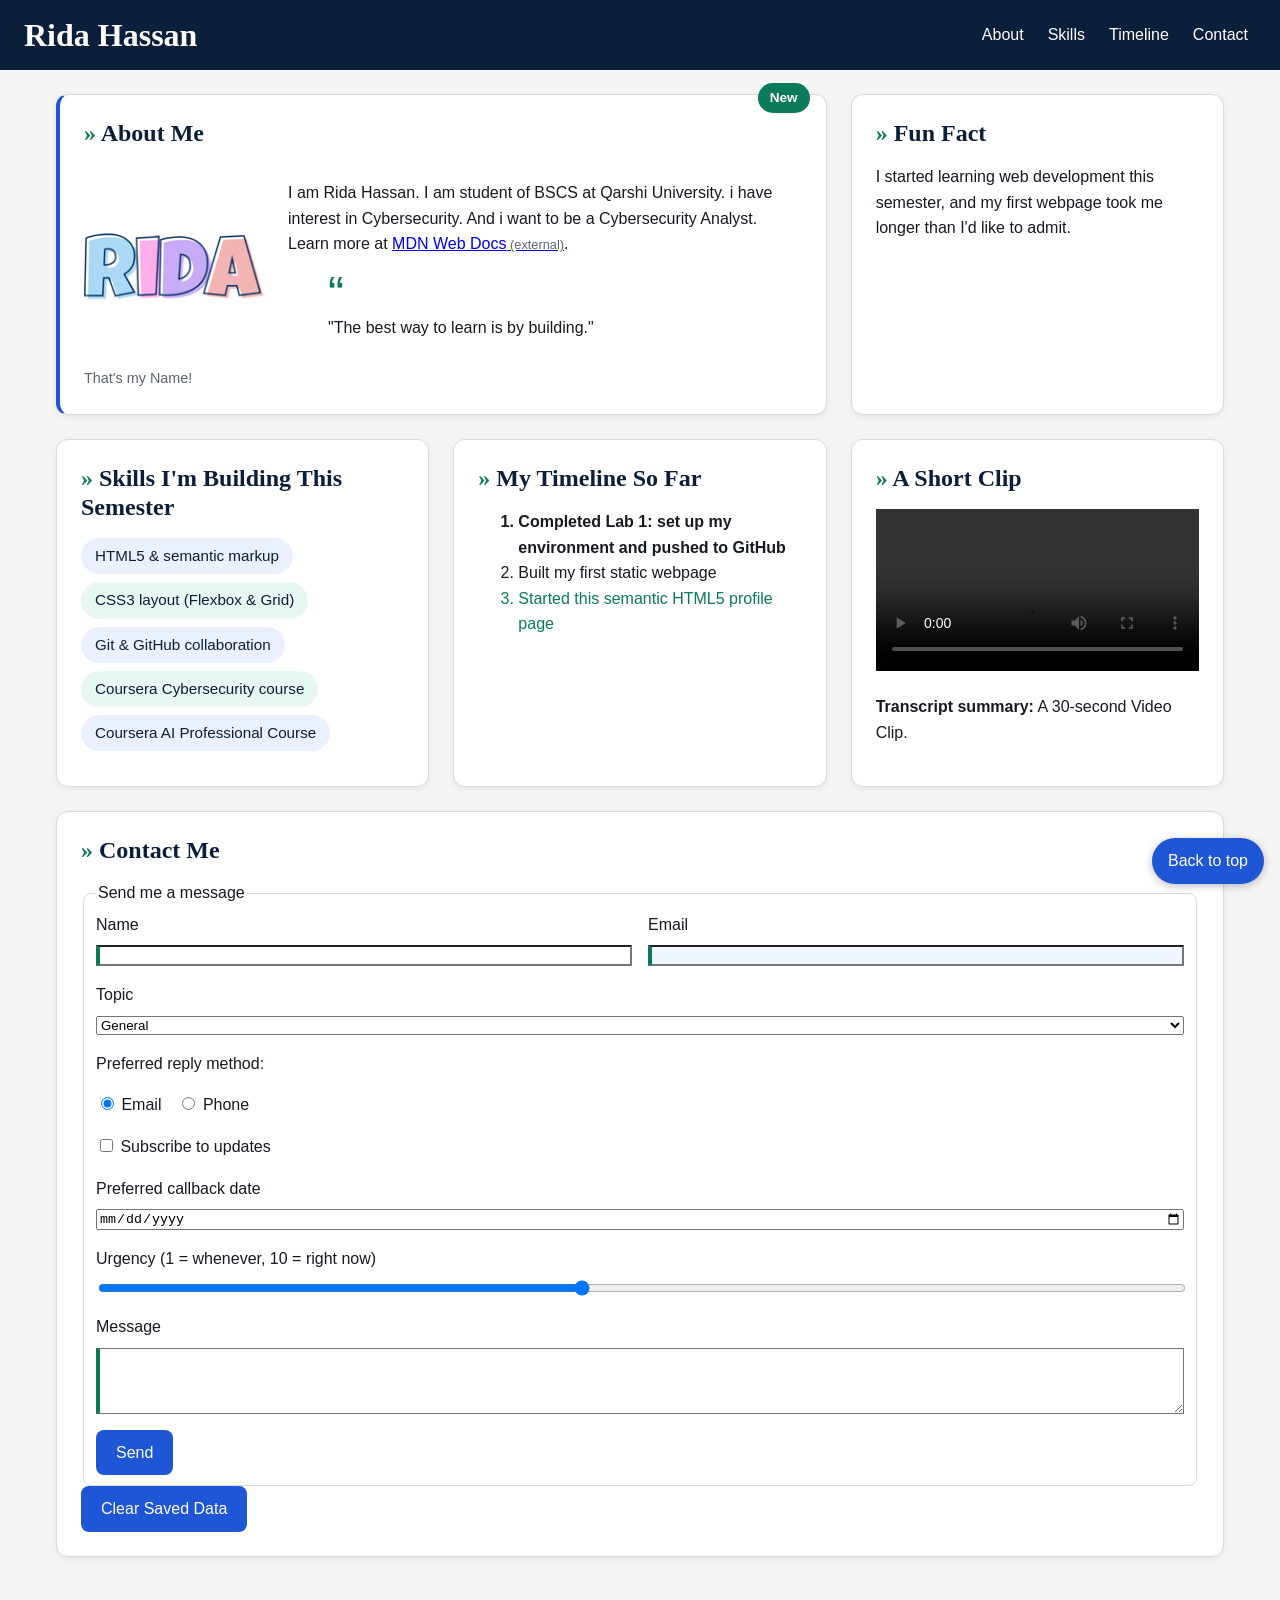
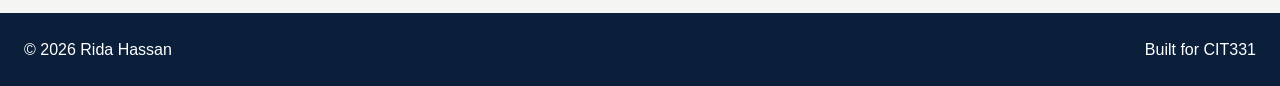
<file: index.html>
<!DOCTYPE html>
<html lang="en">
<head>
  <meta charset="UTF-8">
  <meta name="viewport" content="width=device-width, initial-scale=1.0">
  <title>Rida Hassan</title>
  <link rel="stylesheet" href="styles.css">
</head>
<body id="top">
  <a href="#main-content" class="skip-link">Skip to main content</a>
  <header class="site-header">
    <h1>Rida Hassan</h1>
    <nav>
      <a href="#about">About</a>
      <a href="#skills">Skills</a>
      <a href="#timeline">Timeline</a>
      <a href="#contact">Contact</a>
    </nav>
  </header>

  <main id="main-content">
    <article id="about" class="card">
      <span class="badge">New</span>
      <h2>About Me</h2>
      <div class="about-body">
        <figure>
        <img src="images/R.webp" alt="Photo of Rida Hassan" width="180">
        <figcaption>That's my Name!</figcaption>
      </figure>
        <div>
          <p>I am Rida Hassan. I am student of BSCS at Qarshi University. i have interest in Cybersecurity. And i want to be a Cybersecurity Analyst. Learn more at <a href="https://developer.mozilla.org">MDN Web Docs</a>.</p>
          <blockquote>
        <p>"The best way to learn is by building."</p>
      </blockquote>
        </div>
      </div>
    </article>
    <section id="skills" class="card">
      <h2>Skills I'm Building This Semester</h2>
      <ul class="tags">
        <li>HTML5 &amp; semantic markup</li>
        <li>CSS3 layout (Flexbox &amp; Grid)</li>
        <li>Git &amp; GitHub collaboration</li>
        <li>Coursera Cybersecurity course</li>
        <li>Coursera AI Professional Course</li>
      </ul>
    </section>
    <section id="timeline" class="card">
      <h2>My Timeline So Far</h2>
      <ol>
        <li>Completed Lab 1: set up my environment and pushed to GitHub</li>
        <li>Built my first static webpage</li>
        <li>Started this semantic HTML5 profile page</li>
      </ol>
    </section>
    <aside class="card fun-fact">
      <h2>Fun Fact</h2>
      <p>I started learning web development this semester, and my first webpage took me longer than I'd like to admit.</p>
    </aside>
    <section id="media" class="card">
      <h2>A Short Clip</h2>
      <video controls width="480">
  <source src="video/video.webm" type="video/webm">
  <!-- video.mp4 not included: only had a webm recording -->
  Your browser does not support the video tag.
</video>
      <p><strong>Transcript summary:</strong> A 30-second Video Clip.</p>
    </section>
    <section id="contact" class="card">
      <h2>Contact Me</h2>
      <form id="contact-form">
        <fieldset>
          <legend>Send me a message</legend>

          <div class="row">
            <div class="field">
              <label for="name">Name</label>
              <input type="text" id="name" name="name" required>
            </div>
            <div class="field">
              <label for="email">Email</label>
              <input type="email" id="email" name="email" required>
            </div>
          </div>

          <div class="field">
            <label for="topic">Topic</label>
            <select id="topic" name="topic">
              <option value="general">General</option>
              <option value="feedback">Feedback</option>
              <option value="bug">Report a Bug</option>
            </select>
          </div>

          <!-- 5.4 Radio group -->
          <p>Preferred reply method:</p>
          <div class="radio-group">
            <label><input type="radio" name="reply" value="email" checked> Email</label>
            <label><input type="radio" name="reply" value="phone"> Phone</label>
          </div>

          <!-- 5.5 Checkbox -->
          <div class="field">
            <label><input type="checkbox" id="subscribe" name="subscribe"> Subscribe to updates</label>
          </div>

          <!-- 5.6 Date -->
          <div class="field">
            <label for="callback-date">Preferred callback date</label>
            <input type="date" id="callback-date" name="callback-date">
          </div>

          <!-- 5.7 Range -->
          <div class="field">
            <label for="urgency">Urgency (1 = whenever, 10 = right now)</label>
            <input type="range" id="urgency" name="urgency" min="1" max="10" value="5">
          </div>

          <!-- 5.8 Textarea -->
          <div class="field">
            <label for="message">Message</label>
            <textarea id="message" name="message" rows="4" required minlength="10"></textarea>
          </div>

          <button type="submit">Send</button>
        </fieldset>
      </form>
      <button id="clear-btn" type="button">Clear Saved Data</button>
    </section>
  </main>

  <footer>
    <p>&copy; 2026 Rida Hassan</p>
    <p>Built for CIT331</p>
  </footer>
  <a href="#top" class="back-to-top">Back to top</a>
  <script src="script.js"></script>
</body>
</html>
</file>
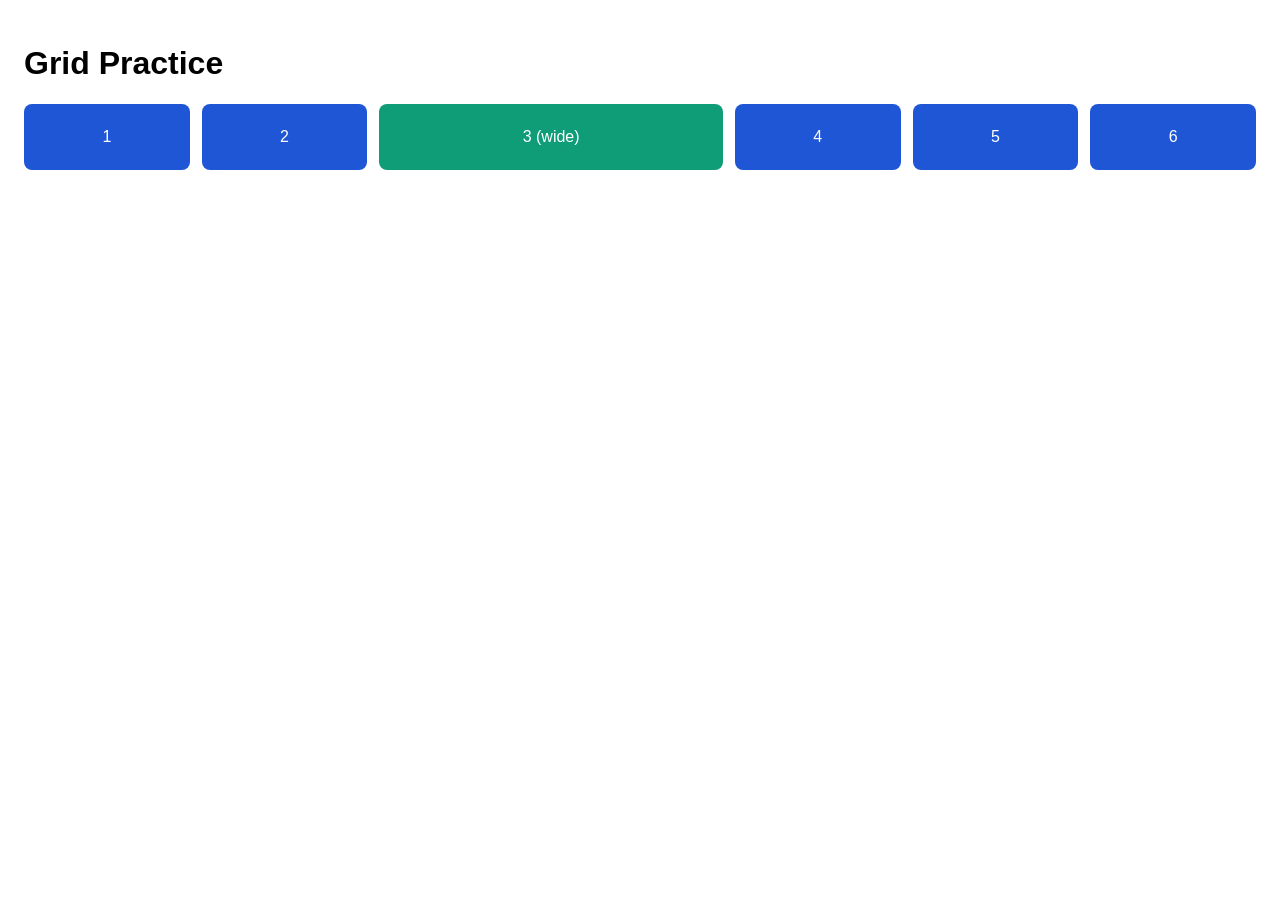
<file: grid-practice.html>
<!DOCTYPE html>
<html lang="en">
<head>
<meta charset="UTF-8">
<meta name="viewport" content="width=device-width, initial-scale=1.0">
<title>Grid Practice</title>
<style>
* { box-sizing: border-box; }
body { font-family: sans-serif; padding: 16px; }
.grid {
  display: grid;
  grid-template-columns: repeat(auto-fit, minmax(160px, 1fr));
  gap: 12px;
}
.grid div {
  background: #1e56d6; color: #fff;
  padding: 24px; border-radius: 8px; text-align: center;
}
.grid .wide { grid-column: span 2; background: #0f9d78; }

/* Step 6.6 challenge fix: on a 1-column screen, "span 2" would force a
   second, invisible column and cause sideways scrolling. */
@media (max-width: 363px) {
  .grid .wide { grid-column: span 1; }
}
</style>
</head>
<body>
<h1>Grid Practice</h1>
<div class="grid">
  <div>1</div><div>2</div><div class="wide">3 (wide)</div>
  <div>4</div><div>5</div><div>6</div>
</div>
</body>
</html>
</file>
<file: styles.css>
/* ---------- 1. Reset ---------- */
*, *::before, *::after {
  box-sizing: border-box;
}
body {
  margin: 0;
}

/* ---------- 2. Design tokens (CSS variables) ---------- */
:root {
  --brand: #1e56d6;
  --brand-dark: #0b1f3a;
  --accent: #0b7a5b;   /* darkened in Task 7 for 4.5:1 contrast */
  --bg: #f5f6f4;
  --surface: #ffffff;
  --text: #151a21;
  --muted: #5b6472;
  --border: #d8dcd6;
  --space: 16px;
  --radius: 12px;
}

/* ---------- 3. Base typography ---------- */
body {
  font-family: "Segoe UI", Arial, sans-serif;
  font-size: 1rem;
  line-height: 1.6;
  color: var(--text);
  background: var(--bg);
  display: flex;           /* Step 5.5 sticky footer */
  flex-direction: column;
  min-height: 100vh;
}

/* ================= TASK 2 ================= */

/* ---------- Step 2.1 Headings ---------- */
h1, h2, h3 {
  font-family: Georgia, "Times New Roman", serif;
  color: var(--brand-dark);
  line-height: 1.2;
}
h2 {
  font-size: 1.5rem;
  margin: 0 0 var(--space);
}

/* ---------- Step 2.2 Header ---------- */
.site-header {
  background: var(--brand-dark);
  color: #fff;
  padding: var(--space) 24px;
  position: sticky;        /* Step 4.1 */
  top: 0;
  z-index: 100;            /* Step 4.3 */
  display: flex;           /* Step 5.1 */
  justify-content: space-between;
  align-items: center;
  flex-wrap: wrap;
  gap: 12px;
}
.site-header h1 {
  color: #fff;
  margin: 0;
}
nav a {
  color: #fff;
  text-decoration: none;
  padding: 4px 8px;
  display: inline-block;   /* Step 3.7 */
  border-radius: 6px;
}

/* ---------- Step 2.3 Cards ---------- */
.card {
  background: var(--surface);
  border: 1px solid var(--border);
  border-radius: var(--radius);
  padding: 24px;
  box-shadow: 0 2px 6px rgba(11, 31, 58, 0.08);
  position: relative;      /* Step 4.2 */
}

/* ---------- Step 2.4 ID selector ---------- */
#about {
  border-left: 4px solid var(--brand);
}

/* ---------- Step 2.5 Combinators ---------- */
form > fieldset {
  border: 1px solid var(--border);
  border-radius: 8px;
}
h2 + p {
  margin-top: 0;
}
label + input,
label + select,
label + textarea {
  display: block;
  width: 100%;
  margin-top: 4px;
}

/* ---------- Step 2.6 Attribute selectors ---------- */
input[required],
textarea[required] {
  border-left: 4px solid var(--accent);
}
input[type="email"] {
  background: #f0f6ff;
}

/* ---------- Step 2.7 Pseudo-classes ---------- */
a, button {
  transition: background 0.2s, color 0.2s;
}
a:hover {
  text-decoration: underline;
}
nav a:hover {
  background: rgba(255, 255, 255, 0.15);
  border-radius: 6px;
}
input:focus,
select:focus,
textarea:focus {
  outline: 3px solid var(--brand);
  outline-offset: 2px;
}
#timeline li:first-child {
  font-weight: 700;
}
#timeline li:last-child {
  color: var(--accent);
}

/* ---------- Step 2.8 Pseudo-elements ---------- */
h2::before {
  content: "\00BB\00A0";
  color: var(--accent);
}
blockquote::before {
  content: "\201C";
  font-size: 3rem;
  line-height: 0;
  vertical-align: -0.4em;
  margin-right: 4px;
  color: var(--accent);
}
a[href^="http"]::after {
  content: " (external)";
  font-size: 0.8em;
  color: var(--muted);
}
::selection {
  background: var(--brand);
  color: #fff;
}

/* ================= TASK 3 ================= */

/* ---------- Step 3.1 Center the page ---------- */
main {
  max-width: 960px;
  margin: 0 auto;
  padding: 24px var(--space);
  flex: 1;                 /* Step 5.5 */
  width: 100%;
  display: grid;           /* Step 6.1 mobile-first: one column */
  grid-template-columns: 1fr;
  gap: 24px;
}

/* ---------- Step 3.5 Footer and buttons ---------- */
footer {
  background: var(--brand-dark);
  color: #fff;
  padding: 24px;
  margin-top: 32px;
  display: flex;           /* Step 5.5 */
  justify-content: space-between;
  align-items: center;
  flex-wrap: wrap;
  gap: 8px;
}
footer p {
  margin: 0;
}
button {
  padding: 10px 20px;
  border: 0;
  border-radius: 8px;
  background: var(--brand);
  color: #fff;
  font: inherit;
  cursor: pointer;
}
button:hover {
  filter: brightness(1.15);
}

/* ---------- Step 3.7 Media and display ---------- */
img,
video {
  max-width: 100%;
  height: auto;
}
figure {
  margin: 0;
}
figcaption {
  font-size: 0.9rem;
  color: var(--muted);
  margin-top: 4px;
}
.card img {
  border-radius: var(--radius);
}

/* ================= TASK 4 ================= */

/* ---------- Step 4.2 Badge ---------- */
.badge {
  position: absolute;
  top: -12px;
  right: 16px;
  background: var(--accent);
  color: #fff;
  padding: 4px 12px;
  border-radius: 999px;
  font-size: 0.85rem;
  font-weight: 700;
}

/* ---------- Step 4.4 Skip link ---------- */
.skip-link {
  position: absolute;
  top: -100px;
  left: 8px;
  z-index: 200;
  background: #fff;
  color: var(--brand-dark);
  padding: 8px 16px;
  border-radius: 6px;
}
.skip-link:focus {
  top: 8px;
}

/* ---------- Step 4.5 Back to top ---------- */
.back-to-top {
  position: fixed;
  right: 16px;
  bottom: 16px;
  background: var(--brand);
  color: #fff;
  padding: 10px 16px;
  border-radius: 999px;
  text-decoration: none;
  box-shadow: 0 2px 8px rgba(0, 0, 0, 0.25);
}

/* ================= TASK 5 ================= */

/* ---------- Step 5.1 Navigation ---------- */
nav {
  display: flex;
  gap: 8px;
}

/* ---------- Step 5.2 Tag chips ---------- */
.tags {
  display: flex;
  flex-wrap: wrap;
  gap: 8px;
  list-style: none;
  padding: 0;
  margin: 0;
}
.tags li {
  background: #eaf0fe;
  color: var(--brand-dark);
  padding: 6px 14px;
  border-radius: 999px;
  font-size: 0.95rem;
}
.tags li:nth-child(even) {
  background: #e7f7f1;
}

/* ---------- Step 5.3 About layout ---------- */
.about-body {
  display: flex;
  gap: 24px;
  align-items: flex-start;
  flex-wrap: wrap;
}
.about-body figure {
  flex: 0 0 180px;
}
.about-body > div {
  flex: 1 1 280px;
}

/* ---------- Step 5.4 Form layout ---------- */
.field {
  display: flex;
  flex-direction: column;
  gap: 4px;
  margin-bottom: 16px;
}
.row {
  display: flex;
  gap: 16px;
  flex-wrap: wrap;
}
.row .field {
  flex: 1 1 220px;
}
.radio-group {
  display: flex;
  gap: 16px;
  margin-bottom: 16px;
}

/* ================= TASK 6 ================= */

/* ---------- Step 6.3 Tablet: two columns ---------- */
@media (min-width: 768px) {
  main {
    grid-template-columns: repeat(2, 1fr);
    grid-template-areas:
      "about about"
      "skills timeline"
      "media aside"
      "contact contact";
  }
  #about    { grid-area: about; }
  #skills   { grid-area: skills; }
  #timeline { grid-area: timeline; }
  #media    { grid-area: media; }
  .fun-fact { grid-area: aside; }
  #contact  { grid-area: contact; }
}

/* ---------- Step 6.4 Desktop: three columns ---------- */
@media (min-width: 1100px) {
  main {
    max-width: 1200px;
    grid-template-columns: repeat(3, 1fr);
    grid-template-areas:
      "about about aside"
      "skills timeline media"
      "contact contact contact";
  }
}


/* ================= TASK 7 ================= */

/* ---------- Step 7.3 Visible keyboard focus ---------- */
a:focus-visible,
button:focus-visible {
  outline: 3px solid var(--brand);
  outline-offset: 3px;
}
.site-header a:focus-visible {
  outline-color: #fff;
}

/* ---------- Step 7.4 Respect reduced motion ---------- */
@media (prefers-reduced-motion: reduce) {
  a,
  button {
    transition: none;
  }
}
</file>
